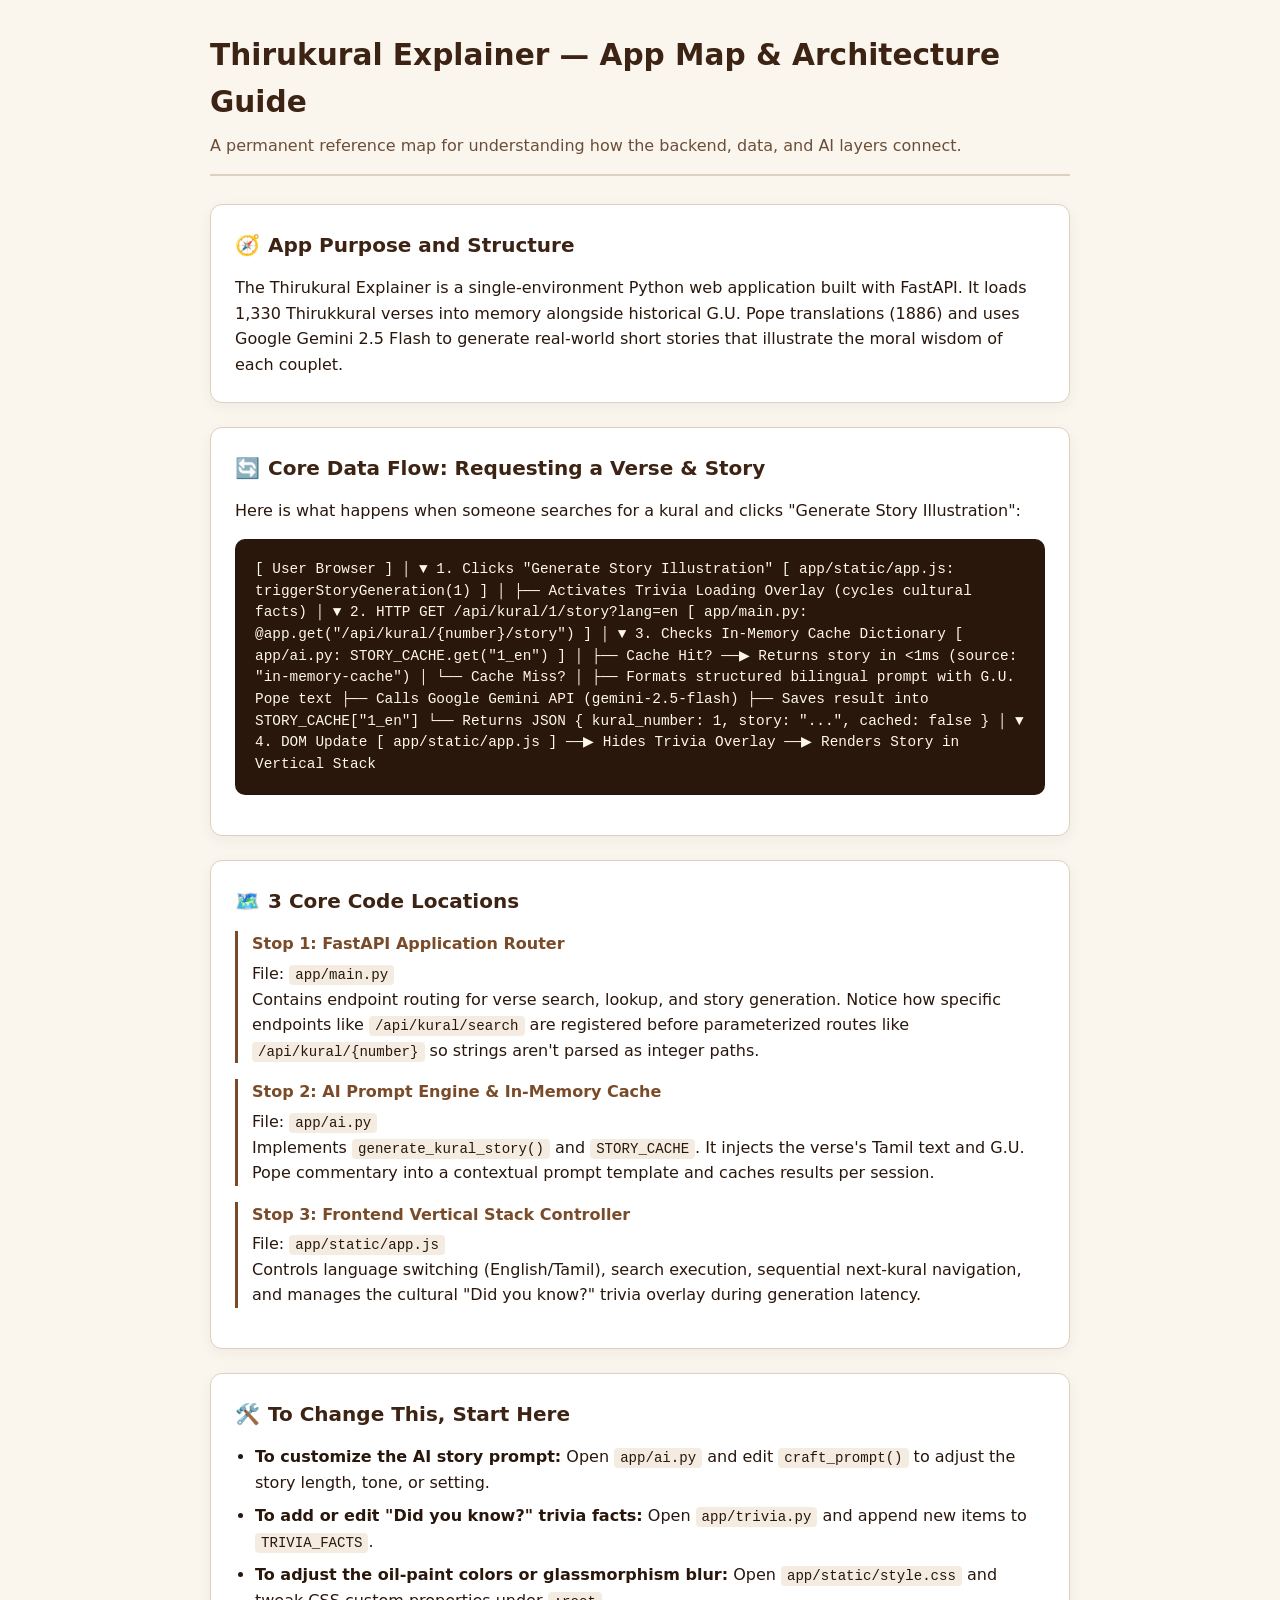
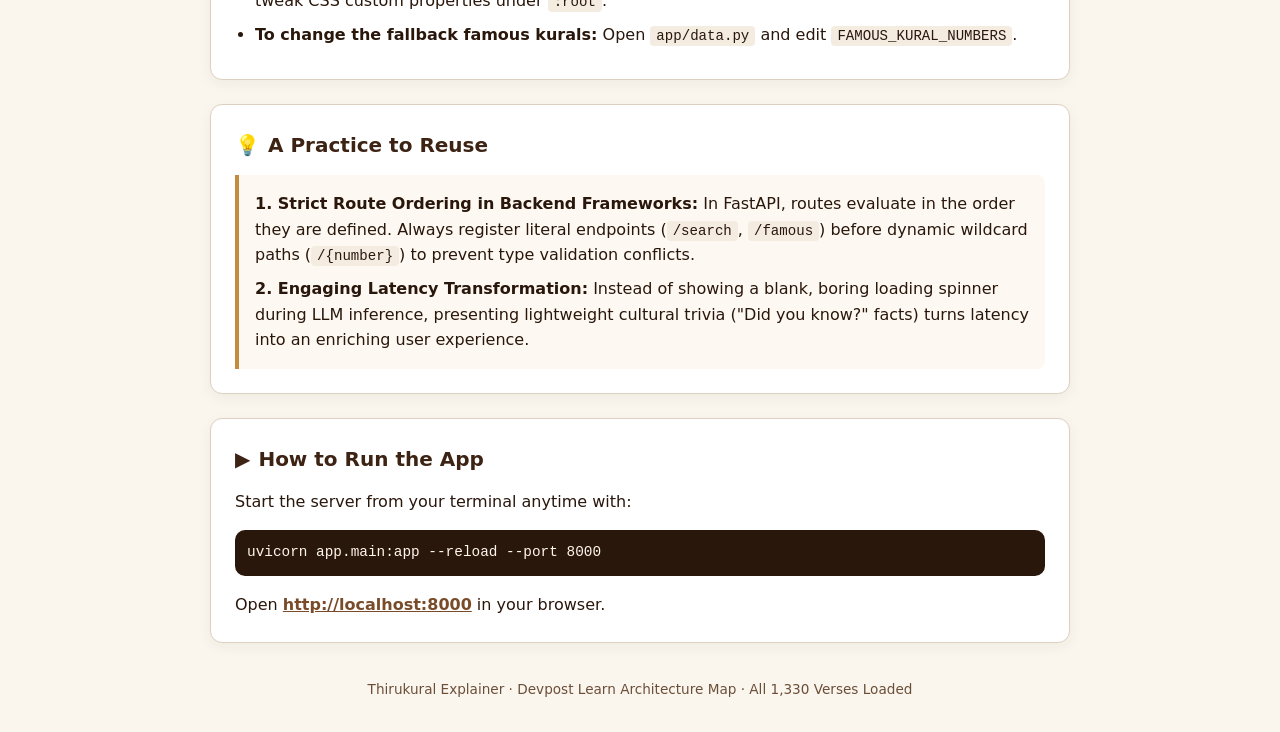
<file: devpost/app-map.html>
<!DOCTYPE html>
<html lang="en">
<head>
    <meta charset="UTF-8">
    <meta name="viewport" content="width=device-width, initial-scale=1.0">
    <title>Thirukural Explainer — App Map & Architecture Guide</title>
    <style>
        :root {
            --bg-page: #FAF6EE;
            --card-bg: #FFFFFF;
            --primary: #3D2314;
            --accent: #7A4B29;
            --gold: #C28D3F;
            --border: #DCD0C0;
            --text-dark: #2A170C;
            --text-muted: #6B4E38;
            --code-bg: #F4ECE0;
        }
        * { box-sizing: border-box; margin: 0; padding: 0; }
        body {
            font-family: system-ui, -apple-system, sans-serif;
            background-color: var(--bg-page);
            color: var(--text-dark);
            line-height: 1.6;
            padding: 32px 20px;
        }
        .container {
            max-width: 860px;
            margin: 0 auto;
        }
        header {
            margin-bottom: 28px;
            padding-bottom: 16px;
            border-bottom: 2px solid var(--border);
        }
        h1 {
            color: var(--primary);
            font-size: 1.85rem;
            margin-bottom: 6px;
        }
        .subtitle {
            color: var(--text-muted);
            font-size: 1rem;
        }
        .card {
            background: var(--card-bg);
            border: 1px solid var(--border);
            border-radius: 12px;
            padding: 24px;
            margin-bottom: 24px;
            box-shadow: 0 4px 14px rgba(45, 25, 13, 0.05);
        }
        h2 {
            color: var(--primary);
            font-size: 1.25rem;
            margin-bottom: 14px;
            display: flex;
            align-items: center;
            gap: 8px;
        }
        .diagram-container {
            background: #2A170C;
            color: #FFF6EC;
            border-radius: 10px;
            padding: 20px;
            overflow-x: auto;
            margin: 16px 0;
            font-family: monospace;
            font-size: 0.9rem;
            line-height: 1.5;
        }
        .stop {
            margin-bottom: 16px;
            padding-left: 14px;
            border-left: 3px solid var(--accent);
        }
        .stop-title {
            font-weight: 700;
            color: var(--accent);
            margin-bottom: 4px;
        }
        .code-ref {
            font-family: monospace;
            background: var(--code-bg);
            padding: 2px 6px;
            border-radius: 4px;
            font-size: 0.88rem;
        }
        ul { padding-left: 20px; margin-top: 8px; }
        li { margin-bottom: 8px; }
        .practice-box {
            background: #FDF9F2;
            border-left: 4px solid var(--gold);
            padding: 16px;
            border-radius: 0 8px 8px 0;
            margin-top: 12px;
        }
        footer {
            text-align: center;
            font-size: 0.85rem;
            color: var(--text-muted);
            margin-top: 36px;
        }
    </style>
</head>
<body>
    <div class="container">
        <header>
            <h1>Thirukural Explainer — App Map & Architecture Guide</h1>
            <p class="subtitle">A permanent reference map for understanding how the backend, data, and AI layers connect.</p>
        </header>

        <!-- Overview -->
        <div class="card">
            <h2><span>🧭</span> App Purpose and Structure</h2>
            <p>
                The Thirukural Explainer is a single-environment Python web application built with FastAPI. It loads 1,330 Thirukkural verses into memory alongside historical G.U. Pope translations (1886) and uses Google Gemini 2.5 Flash to generate real-world short stories that illustrate the moral wisdom of each couplet.
            </p>
        </div>

        <!-- System Flow Diagram -->
        <div class="card">
            <h2><span>🔄</span> Core Data Flow: Requesting a Verse & Story</h2>
            <p>Here is what happens when someone searches for a kural and clicks "Generate Story Illustration":</p>
            <div class="diagram-container">
[ User Browser ]
       │
       ▼ 1. Clicks "Generate Story Illustration"
[ app/static/app.js: triggerStoryGeneration(1) ]
       │
       ├── Activates Trivia Loading Overlay (cycles cultural facts)
       │
       ▼ 2. HTTP GET /api/kural/1/story?lang=en
[ app/main.py: @app.get("/api/kural/{number}/story") ]
       │
       ▼ 3. Checks In-Memory Cache Dictionary
[ app/ai.py: STORY_CACHE.get("1_en") ]
       │
       ├── Cache Hit? ──▶ Returns story in &lt;1ms (source: "in-memory-cache")
       │
       └── Cache Miss?
             │
             ├── Formats structured bilingual prompt with G.U. Pope text
             ├── Calls Google Gemini API (gemini-2.5-flash)
             ├── Saves result into STORY_CACHE["1_en"]
             └── Returns JSON { kural_number: 1, story: "...", cached: false }
       │
       ▼ 4. DOM Update
[ app/static/app.js ] ──▶ Hides Trivia Overlay ──▶ Renders Story in Vertical Stack
            </div>
        </div>

        <!-- Code Tour Stops -->
        <div class="card">
            <h2><span>🗺️</span> 3 Core Code Locations</h2>
            
            <div class="stop">
                <div class="stop-title">Stop 1: FastAPI Application Router</div>
                <p>File: <span class="code-ref">app/main.py</span></p>
                <p>Contains endpoint routing for verse search, lookup, and story generation. Notice how specific endpoints like <span class="code-ref">/api/kural/search</span> are registered before parameterized routes like <span class="code-ref">/api/kural/{number}</span> so strings aren't parsed as integer paths.</p>
            </div>

            <div class="stop">
                <div class="stop-title">Stop 2: AI Prompt Engine & In-Memory Cache</div>
                <p>File: <span class="code-ref">app/ai.py</span></p>
                <p>Implements <span class="code-ref">generate_kural_story()</span> and <span class="code-ref">STORY_CACHE</span>. It injects the verse's Tamil text and G.U. Pope commentary into a contextual prompt template and caches results per session.</p>
            </div>

            <div class="stop">
                <div class="stop-title">Stop 3: Frontend Vertical Stack Controller</div>
                <p>File: <span class="code-ref">app/static/app.js</span></p>
                <p>Controls language switching (English/Tamil), search execution, sequential next-kural navigation, and manages the cultural "Did you know?" trivia overlay during generation latency.</p>
            </div>
        </div>

        <!-- To Change This, Start Here -->
        <div class="card">
            <h2><span>🛠️</span> To Change This, Start Here</h2>
            <ul>
                <li><strong>To customize the AI story prompt:</strong> Open <span class="code-ref">app/ai.py</span> and edit <span class="code-ref">craft_prompt()</span> to adjust the story length, tone, or setting.</li>
                <li><strong>To add or edit "Did you know?" trivia facts:</strong> Open <span class="code-ref">app/trivia.py</span> and append new items to <span class="code-ref">TRIVIA_FACTS</span>.</li>
                <li><strong>To adjust the oil-paint colors or glassmorphism blur:</strong> Open <span class="code-ref">app/static/style.css</span> and tweak CSS custom properties under <span class="code-ref">:root</span>.</li>
                <li><strong>To change the fallback famous kurals:</strong> Open <span class="code-ref">app/data.py</span> and edit <span class="code-ref">FAMOUS_KURAL_NUMBERS</span>.</li>
            </ul>
        </div>

        <!-- A Practice to Reuse -->
        <div class="card">
            <h2><span>💡</span> A Practice to Reuse</h2>
            <div class="practice-box">
                <p><strong>1. Strict Route Ordering in Backend Frameworks:</strong> In FastAPI, routes evaluate in the order they are defined. Always register literal endpoints (<span class="code-ref">/search</span>, <span class="code-ref">/famous</span>) before dynamic wildcard paths (<span class="code-ref">/{number}</span>) to prevent type validation conflicts.</p>
                <p style="margin-top: 8px;"><strong>2. Engaging Latency Transformation:</strong> Instead of showing a blank, boring loading spinner during LLM inference, presenting lightweight cultural trivia ("Did you know?" facts) turns latency into an enriching user experience.</p>
            </div>
        </div>

        <!-- Startup Command -->
        <div class="card">
            <h2><span>▶️</span> How to Run the App</h2>
            <p>Start the server from your terminal anytime with:</p>
            <div class="diagram-container" style="padding: 12px;">uvicorn app.main:app --reload --port 8000</div>
            <p>Open <a href="http://localhost:8000" target="_blank" style="color: var(--accent); font-weight: 600;">http://localhost:8000</a> in your browser.</p>
        </div>

        <footer>
            <p>Thirukural Explainer · Devpost Learn Architecture Map · All 1,330 Verses Loaded</p>
        </footer>
    </div>
</body>
</html>
</file>
